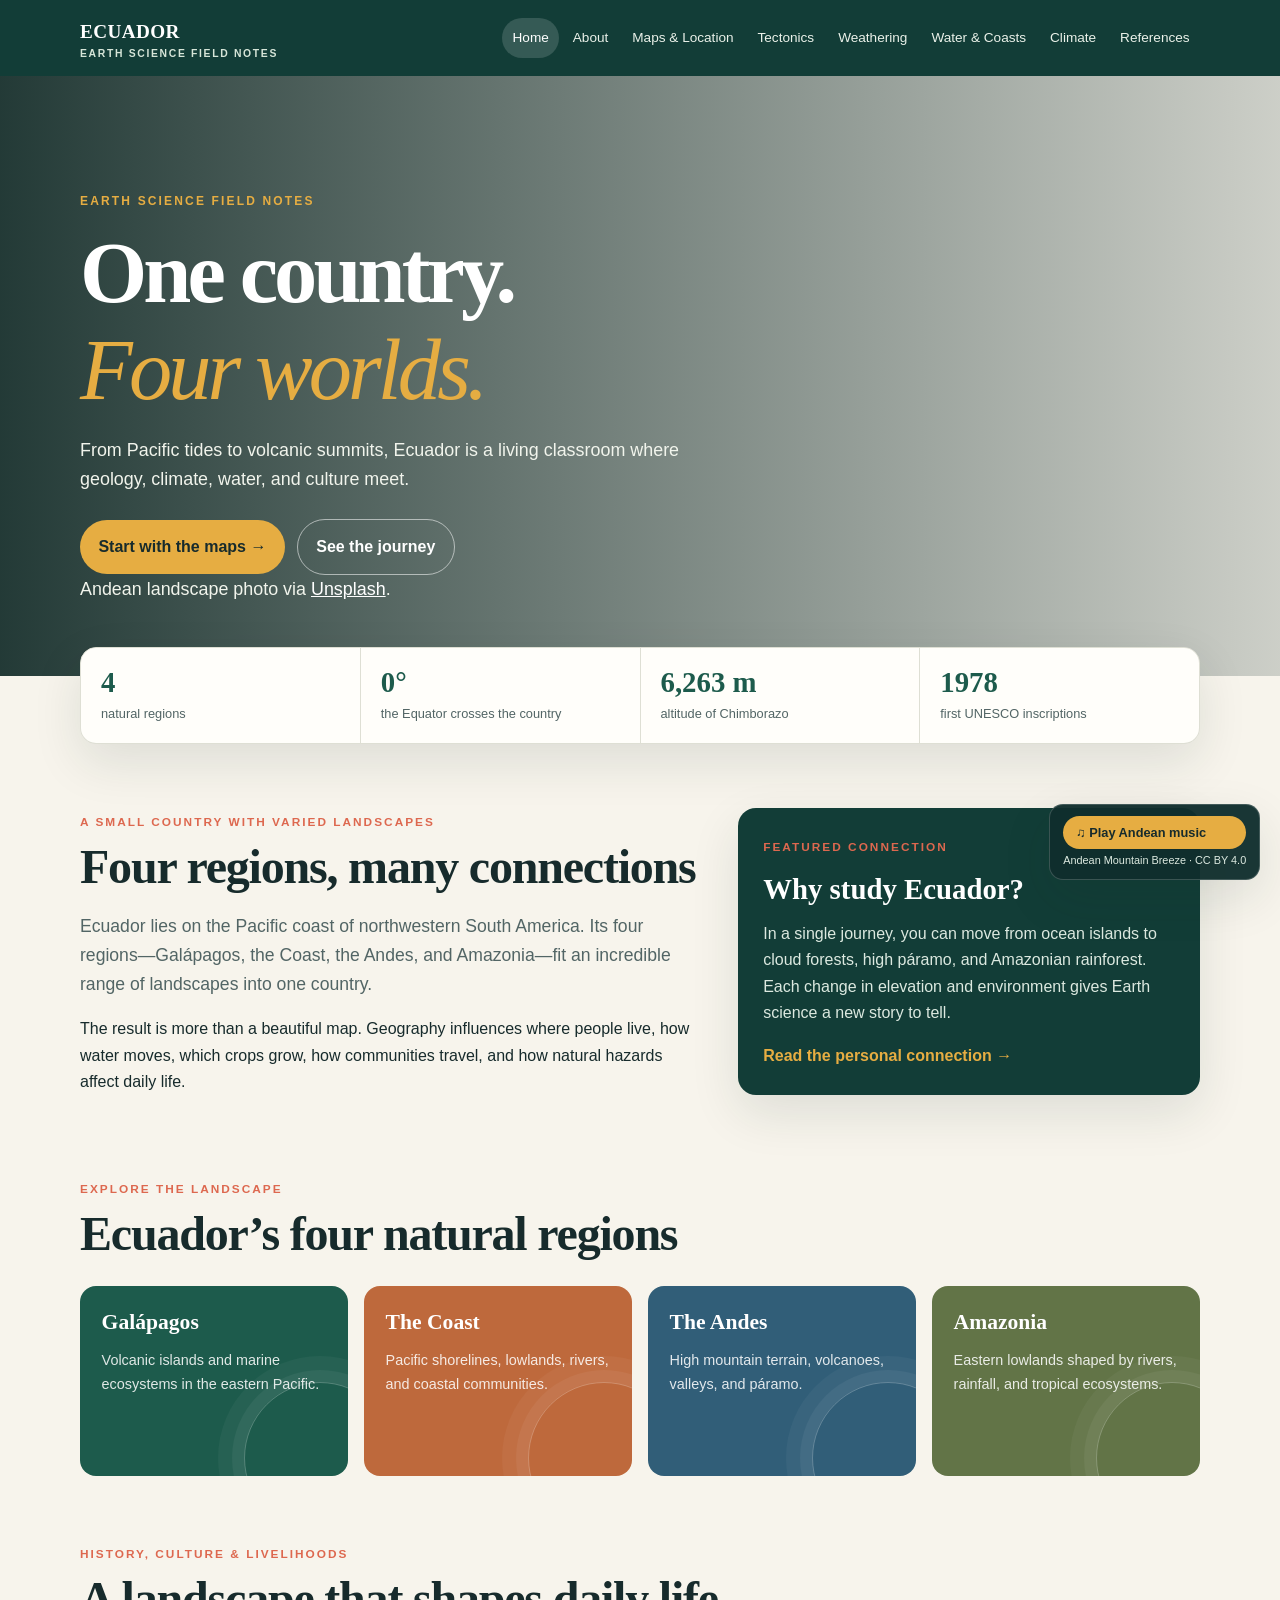
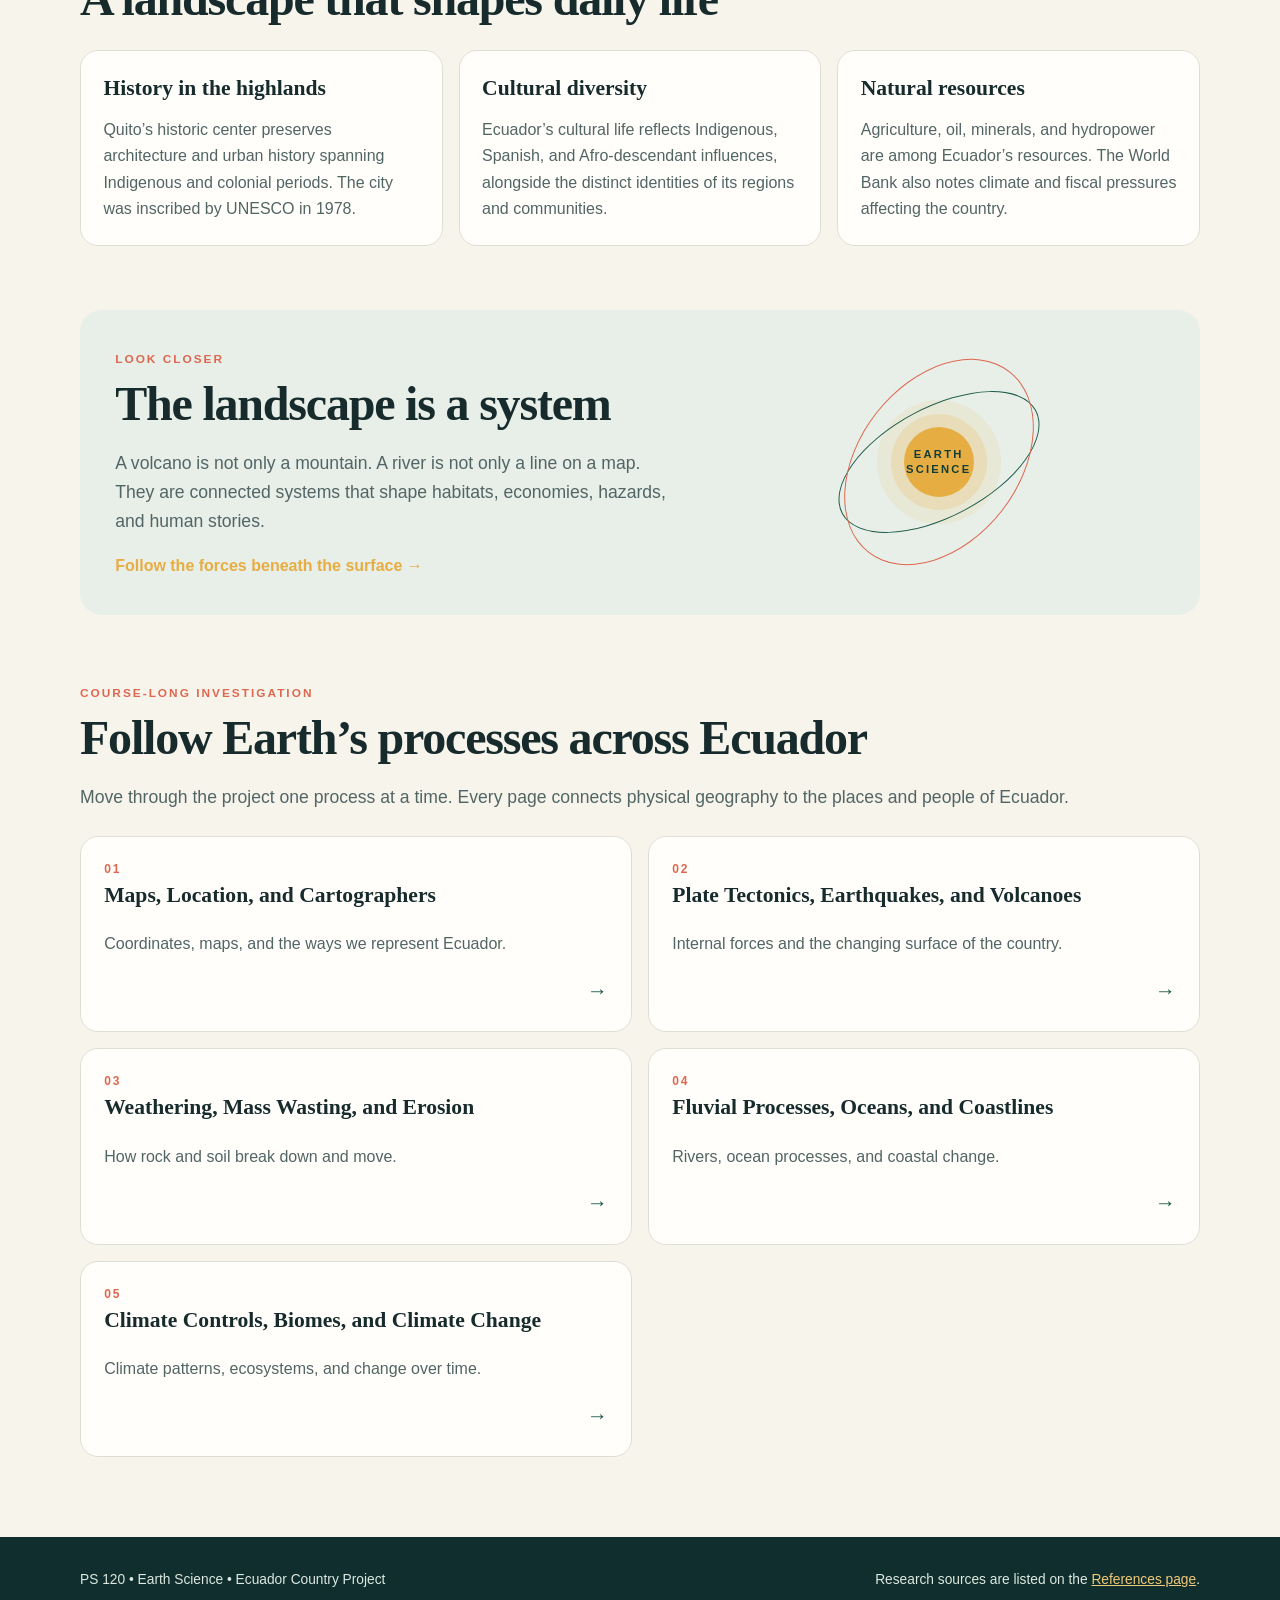
<file: index.html>
<!doctype html>
<html lang="en">
<head>
  <meta charset="utf-8">
  <meta name="viewport" content="width=device-width, initial-scale=1">
  <meta name="description" content="A course-long Earth Science project exploring the landscapes and geographic processes of Ecuador.">
  <title>Ecuador: A Country Shaped by Earth</title>
  <link rel="stylesheet" href="assets/css/styles.css">
</head>
<body>
  <a class="skip-link" href="#main">Skip to content</a>
  <header class="site-header"><div class="header-inner">
    <a class="brand" href="index.html">ECUADOR <small>Earth Science Field Notes</small></a>
    <button class="menu-toggle" type="button" aria-expanded="false" aria-controls="site-navigation">
      <span class="menu-icon" aria-hidden="true"><span></span><span></span><span></span></span>
      <span class="menu-label">Menu</span>
    </button>
    <nav class="nav" id="site-navigation" aria-label="Main navigation">
      <a href="index.html" aria-current="page">Home</a><a href="about.html">About</a>
      <a href="maps-location.html">Maps &amp; Location</a><a href="tectonics.html">Tectonics</a>
      <a href="weathering-erosion.html">Weathering</a><a href="water-coasts.html">Water &amp; Coasts</a>
      <a href="climate-biomes.html">Climate</a><a href="references.html">References</a>
    </nav>
  </div></header>
  <main id="main">
    <section class="hero">
      <div class="hero-content">
        <span class="eyebrow">Earth Science Field Notes</span>
        <h1>One country.<br><em>Four worlds.</em></h1>
        <p>From Pacific tides to volcanic summits, Ecuador is a living classroom where geology, climate, water, and culture meet.</p>
        <div class="hero-actions"><a class="button" href="maps-location.html">Start with the maps <span aria-hidden="true">&nbsp;→</span></a><a class="button button-ghost" href="#project-title">See the journey</a></div>
        <p class="photo-credit">Andean landscape photo via <a href="https://unsplash.com/s/photos/cotopaxi" target="_blank" rel="noreferrer">Unsplash</a>.</p>
      </div>
    </section>
    <div class="content">
      <section class="home-stats" aria-label="Ecuador at a glance">
        <div><strong>4</strong><span>natural regions</span></div>
        <div><strong>0°</strong><span>the Equator crosses the country</span></div>
        <div><strong>6,263 m</strong><span>altitude of Chimborazo</span></div>
        <div><strong>1978</strong><span>first UNESCO inscriptions</span></div>
      </section>
      <section class="intro-grid" aria-labelledby="intro-title">
        <div><span class="section-label">A small country with varied landscapes</span><h2 id="intro-title">Four regions, many connections</h2>
          <p class="lead">Ecuador lies on the Pacific coast of northwestern South America. Its four regions—Galápagos, the Coast, the Andes, and Amazonia—fit an incredible range of landscapes into one country.</p>
          <p>The result is more than a beautiful map. Geography influences where people live, how water moves, which crops grow, how communities travel, and how natural hazards affect daily life.</p>
        </div>
        <aside class="featured-card"><span class="section-label">Featured connection</span><h3>Why study Ecuador?</h3><p>In a single journey, you can move from ocean islands to cloud forests, high páramo, and Amazonian rainforest. Each change in elevation and environment gives Earth science a new story to tell.</p><a href="about.html">Read the personal connection <span aria-hidden="true">→</span></a></aside>
      </section>
      <section class="section" aria-labelledby="regions-title"><span class="section-label">Explore the landscape</span><h2 id="regions-title">Ecuador’s four natural regions</h2>
        <div class="region-grid">
          <article class="region-card"><h3>Galápagos</h3><p>Volcanic islands and marine ecosystems in the eastern Pacific.</p></article>
          <article class="region-card"><h3>The Coast</h3><p>Pacific shorelines, lowlands, rivers, and coastal communities.</p></article>
          <article class="region-card"><h3>The Andes</h3><p>High mountain terrain, volcanoes, valleys, and páramo.</p></article>
          <article class="region-card"><h3>Amazonia</h3><p>Eastern lowlands shaped by rivers, rainfall, and tropical ecosystems.</p></article>
        </div>
      </section>
      <section class="section" aria-labelledby="context-title"><span class="section-label">History, culture &amp; livelihoods</span><h2 id="context-title">A landscape that shapes daily life</h2>
        <div class="facts-grid">
          <article class="info-card"><h3>History in the highlands</h3><p>Quito’s historic center preserves architecture and urban history spanning Indigenous and colonial periods. The city was inscribed by UNESCO in 1978.</p></article>
          <article class="info-card"><h3>Cultural diversity</h3><p>Ecuador’s cultural life reflects Indigenous, Spanish, and Afro-descendant influences, alongside the distinct identities of its regions and communities.</p></article>
          <article class="info-card"><h3>Natural resources</h3><p>Agriculture, oil, minerals, and hydropower are among Ecuador’s resources. The World Bank also notes climate and fiscal pressures affecting the country.</p></article>
        </div>
      </section>
      <section class="section callout-section" aria-labelledby="lens-title">
        <div class="callout-copy"><span class="section-label">Look closer</span><h2 id="lens-title">The landscape is a system</h2><p class="lead">A volcano is not only a mountain. A river is not only a line on a map. They are connected systems that shape habitats, economies, hazards, and human stories.</p><a class="text-link" href="tectonics.html">Follow the forces beneath the surface <span aria-hidden="true">→</span></a></div>
        <div class="orbit-art" aria-hidden="true"><span class="orbit orbit-one"></span><span class="orbit orbit-two"></span><span class="orbit-dot"></span><span class="orbit-label">EARTH<br>SCIENCE</span></div>
      </section>
      <section class="section" aria-labelledby="project-title"><span class="section-label">Course-long investigation</span><h2 id="project-title">Follow Earth’s processes across Ecuador</h2>
        <p class="lead">Move through the project one process at a time. Every page connects physical geography to the places and people of Ecuador.</p>
        <div class="process-grid">
          <a class="process-card" href="maps-location.html"><span class="number">01</span><h3>Maps, Location, and Cartographers</h3><p>Coordinates, maps, and the ways we represent Ecuador.</p><span class="arrow" aria-hidden="true">→</span></a>
          <a class="process-card" href="tectonics.html"><span class="number">02</span><h3>Plate Tectonics, Earthquakes, and Volcanoes</h3><p>Internal forces and the changing surface of the country.</p><span class="arrow" aria-hidden="true">→</span></a>
          <a class="process-card" href="weathering-erosion.html"><span class="number">03</span><h3>Weathering, Mass Wasting, and Erosion</h3><p>How rock and soil break down and move.</p><span class="arrow" aria-hidden="true">→</span></a>
          <a class="process-card" href="water-coasts.html"><span class="number">04</span><h3>Fluvial Processes, Oceans, and Coastlines</h3><p>Rivers, ocean processes, and coastal change.</p><span class="arrow" aria-hidden="true">→</span></a>
          <a class="process-card" href="climate-biomes.html"><span class="number">05</span><h3>Climate Controls, Biomes, and Climate Change</h3><p>Climate patterns, ecosystems, and change over time.</p><span class="arrow" aria-hidden="true">→</span></a>
        </div>
      </section>
    </div>
  </main>
  <footer class="site-footer"><div class="footer-inner"><p>PS 120 • Earth Science • Ecuador Country Project</p><p>Research sources are listed on the <a href="references.html">References page</a>.</p></div></footer>
  <script src="assets/js/navigation.js"></script>
</body>
</html>
</file>
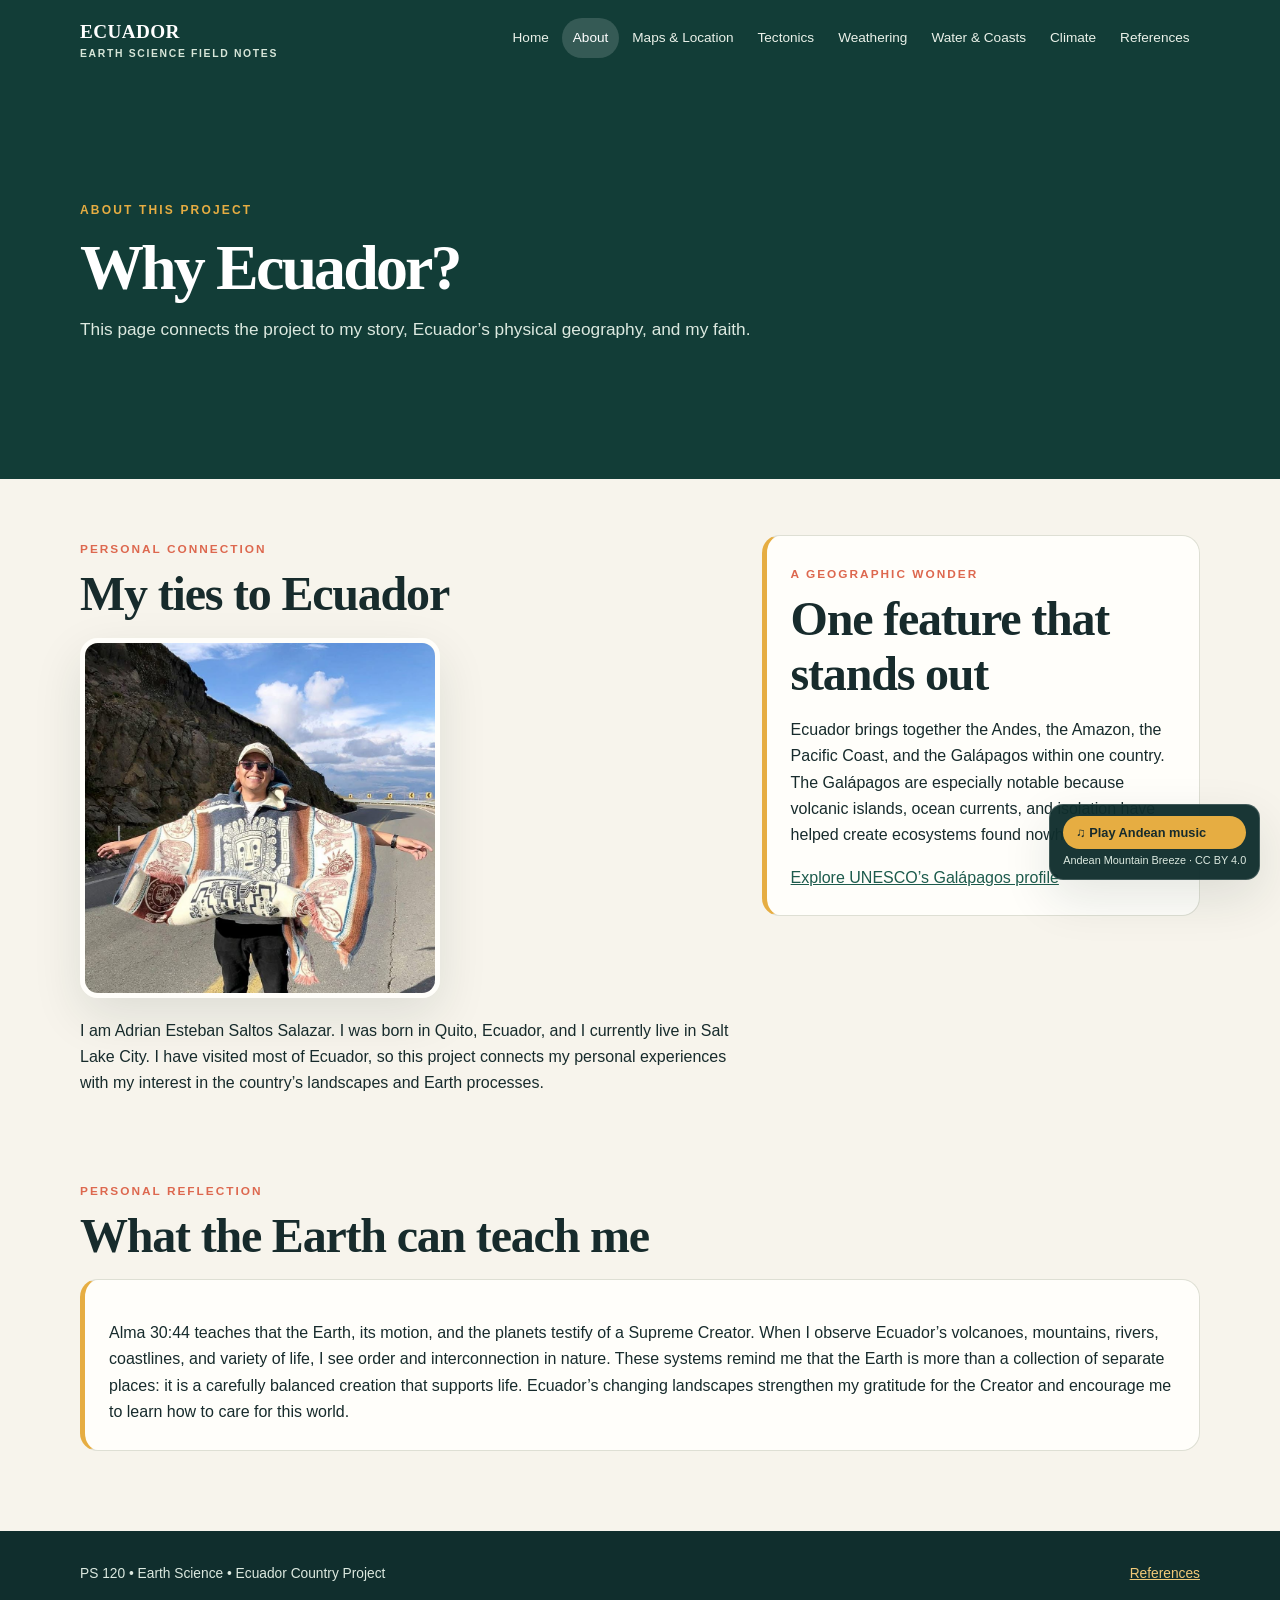
<file: about.html>
<!doctype html>
<html lang="en"><head><meta charset="utf-8"><meta name="viewport" content="width=device-width, initial-scale=1"><meta name="description" content="About the student and the Ecuador Earth Science project."><title>About | Ecuador Earth Science</title><link rel="stylesheet" href="assets/css/styles.css"></head>
<body><a class="skip-link" href="#main">Skip to content</a><header class="site-header"><div class="header-inner"><a class="brand" href="index.html">ECUADOR <small>Earth Science Field Notes</small></a><button class="menu-toggle" type="button" aria-expanded="false" aria-controls="site-navigation"><span class="menu-icon" aria-hidden="true"><span></span><span></span><span></span></span><span class="menu-label">Menu</span></button><nav class="nav" id="site-navigation" aria-label="Main navigation"><a href="index.html">Home</a><a href="about.html" aria-current="page">About</a><a href="maps-location.html">Maps &amp; Location</a><a href="tectonics.html">Tectonics</a><a href="weathering-erosion.html">Weathering</a><a href="water-coasts.html">Water &amp; Coasts</a><a href="climate-biomes.html">Climate</a><a href="references.html">References</a></nav></div></header>
<main id="main"><section class="page-hero"><div class="content"><span class="eyebrow">About this project</span><h1>Why Ecuador?</h1><p>This page connects the project to my story, Ecuador’s physical geography, and my faith.</p></div></section><div class="content"><div class="two-col"><section><span class="section-label">Personal connection</span><h2>My ties to Ecuador</h2><img class="profile-photo" src="assets/images/adriansaltosfoto.jpg" alt="Adrian Esteban Saltos Salazar"><p>I am Adrian Esteban Saltos Salazar. I was born in Quito, Ecuador, and I currently live in Salt Lake City. I have visited most of Ecuador, so this project connects my personal experiences with my interest in the country’s landscapes and Earth processes.</p></section><aside class="note-card"><span class="section-label">A geographic wonder</span><h2>One feature that stands out</h2><p>Ecuador brings together the Andes, the Amazon, the Pacific Coast, and the Galápagos within one country. The Galápagos are especially notable because volcanic islands, ocean currents, and isolation have helped create ecosystems found nowhere else.</p><p><a href="https://whc.unesco.org/en/list/1/" target="_blank" rel="noreferrer">Explore UNESCO’s Galápagos profile</a></p></aside></div>
<section class="section"><span class="section-label">Personal reflection</span><h2>What the Earth can teach me</h2><div class="note-card"><p>Alma 30:44 teaches that the Earth, its motion, and the planets testify of a Supreme Creator. When I observe Ecuador’s volcanoes, mountains, rivers, coastlines, and variety of life, I see order and interconnection in nature. These systems remind me that the Earth is more than a collection of separate places: it is a carefully balanced creation that supports life. Ecuador’s changing landscapes strengthen my gratitude for the Creator and encourage me to learn how to care for this world.</p></div></section></div></main>
<footer class="site-footer"><div class="footer-inner"><p>PS 120 • Earth Science • Ecuador Country Project</p><p><a href="references.html">References</a></p></div></footer><script src="assets/js/navigation.js"></script></body></html>
</file>
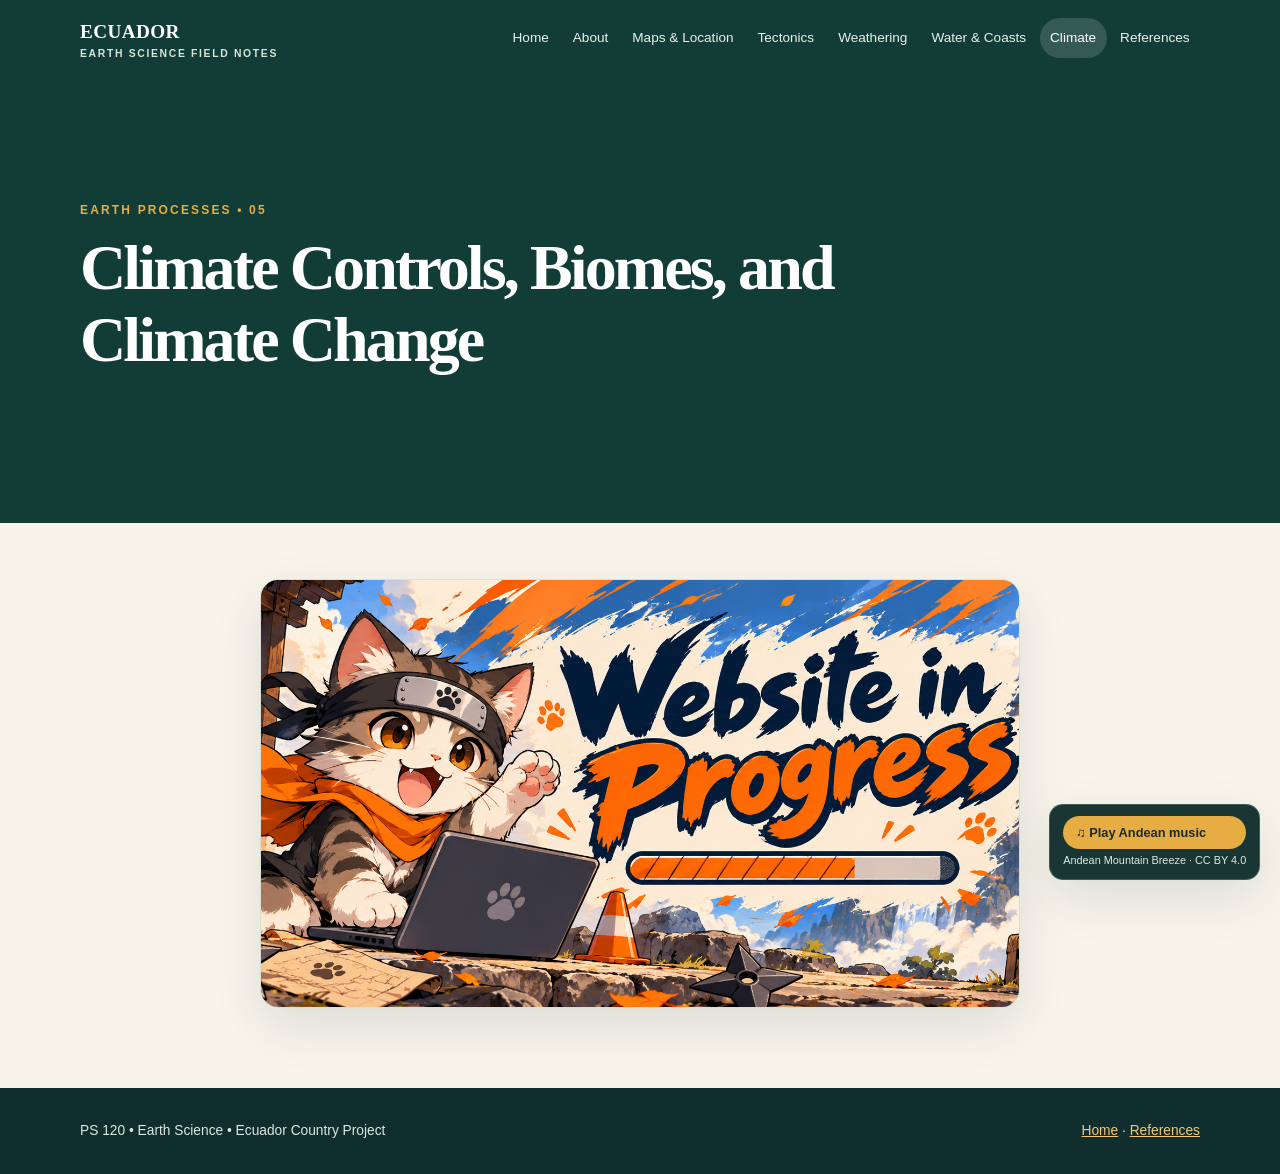
<file: climate-biomes.html>
<!doctype html>
<html lang="en"><head><meta charset="utf-8"><meta name="viewport" content="width=device-width, initial-scale=1"><meta name="description" content="Climate controls, biomes, and climate change: Ecuador Earth Science research page."><title>Climate &amp; Biomes | Ecuador Earth Science</title><link rel="stylesheet" href="assets/css/styles.css"></head>
<body><a class="skip-link" href="#main">Skip to content</a><header class="site-header"><div class="header-inner"><a class="brand" href="index.html">ECUADOR <small>Earth Science Field Notes</small></a><button class="menu-toggle" type="button" aria-expanded="false" aria-controls="site-navigation"><span class="menu-icon" aria-hidden="true"><span></span><span></span><span></span></span><span class="menu-label">Menu</span></button><nav class="nav" id="site-navigation" aria-label="Main navigation"><a href="index.html">Home</a><a href="about.html">About</a><a href="maps-location.html">Maps &amp; Location</a><a href="tectonics.html">Tectonics</a><a href="weathering-erosion.html">Weathering</a><a href="water-coasts.html">Water &amp; Coasts</a><a href="climate-biomes.html" aria-current="page">Climate</a><a href="references.html">References</a></nav></div></header>
<main id="main"><section class="page-hero"><div class="content"><span class="eyebrow">Earth processes • 05</span><h1>Climate Controls, Biomes, and Climate Change</h1></div></section><div class="content"><figure class="kitty-placeholder"><img src="assets/images/kitty-working.png" alt="A cat working on a laptop"></figure></div></main><footer class="site-footer"><div class="footer-inner"><p>PS 120 • Earth Science • Ecuador Country Project</p><p><a href="index.html">Home</a> · <a href="references.html">References</a></p></div></footer></body><script src="assets/js/navigation.js"></script></html>
</file>
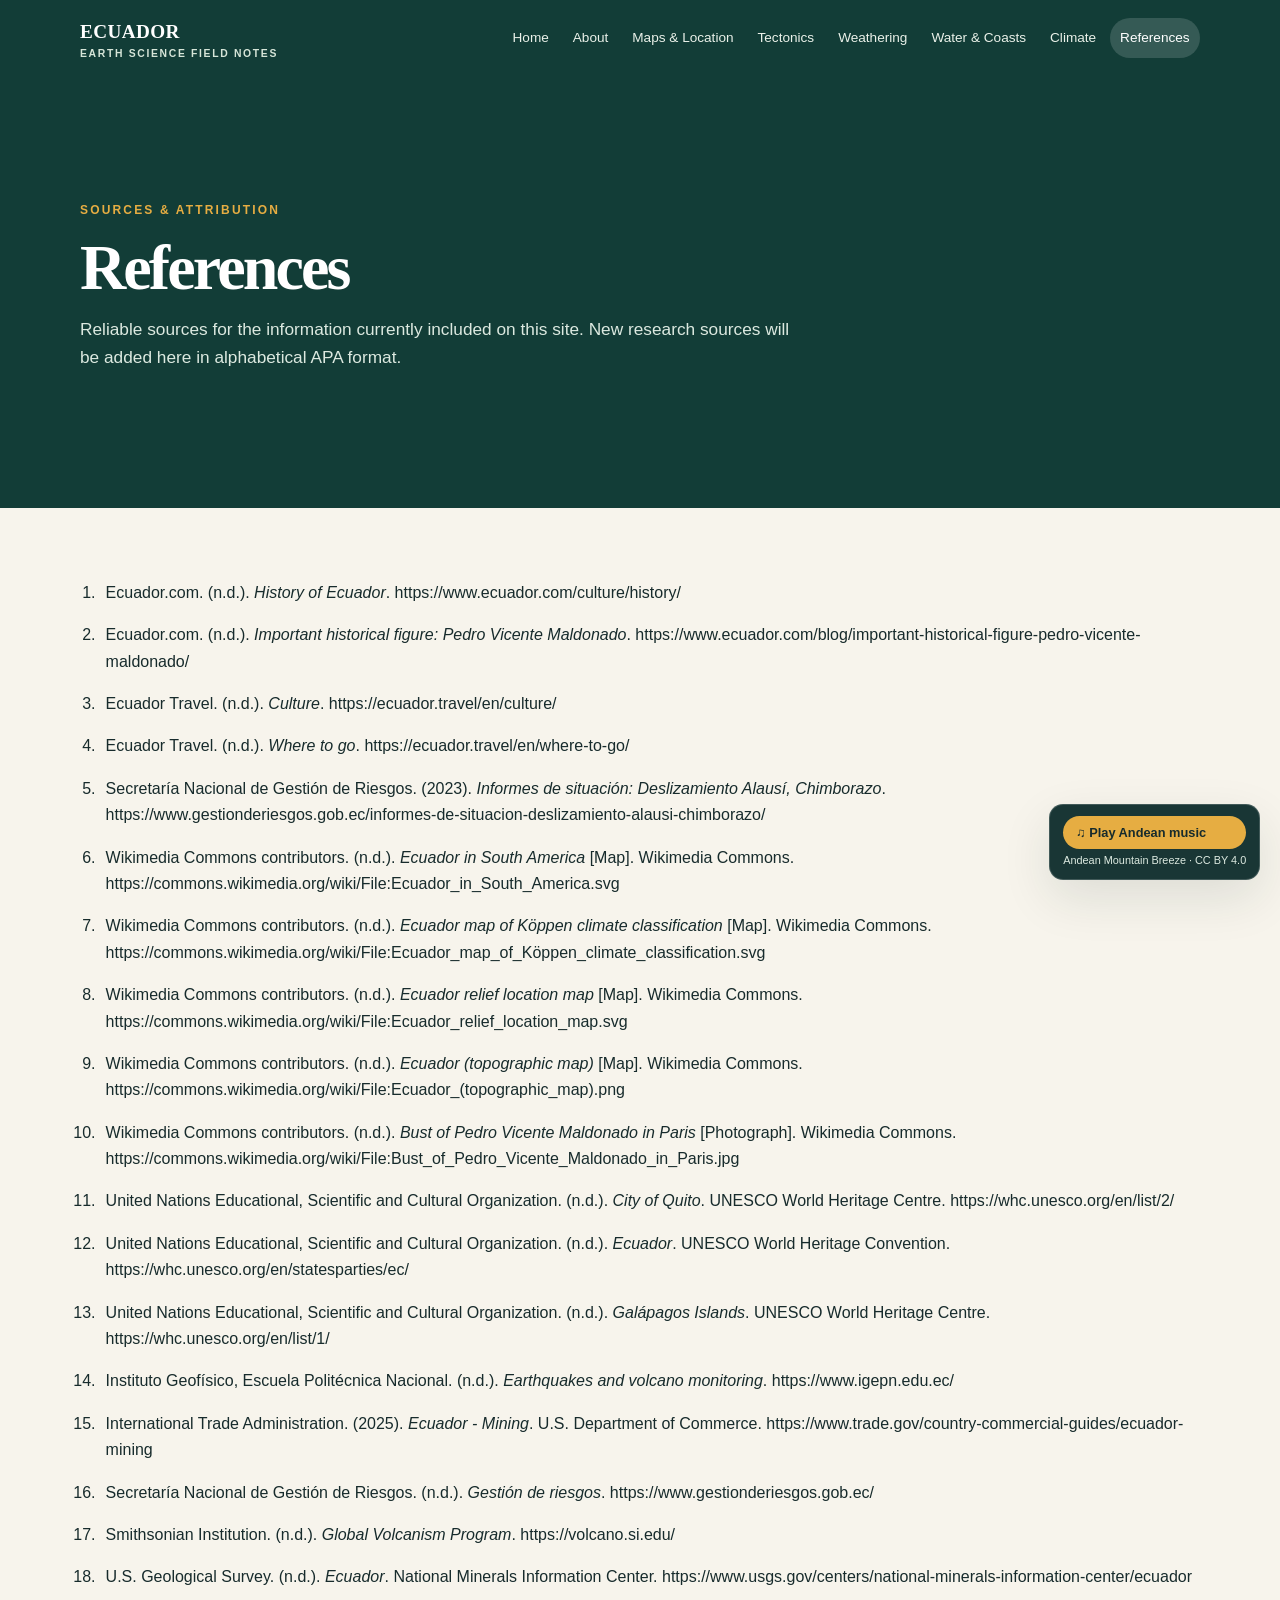
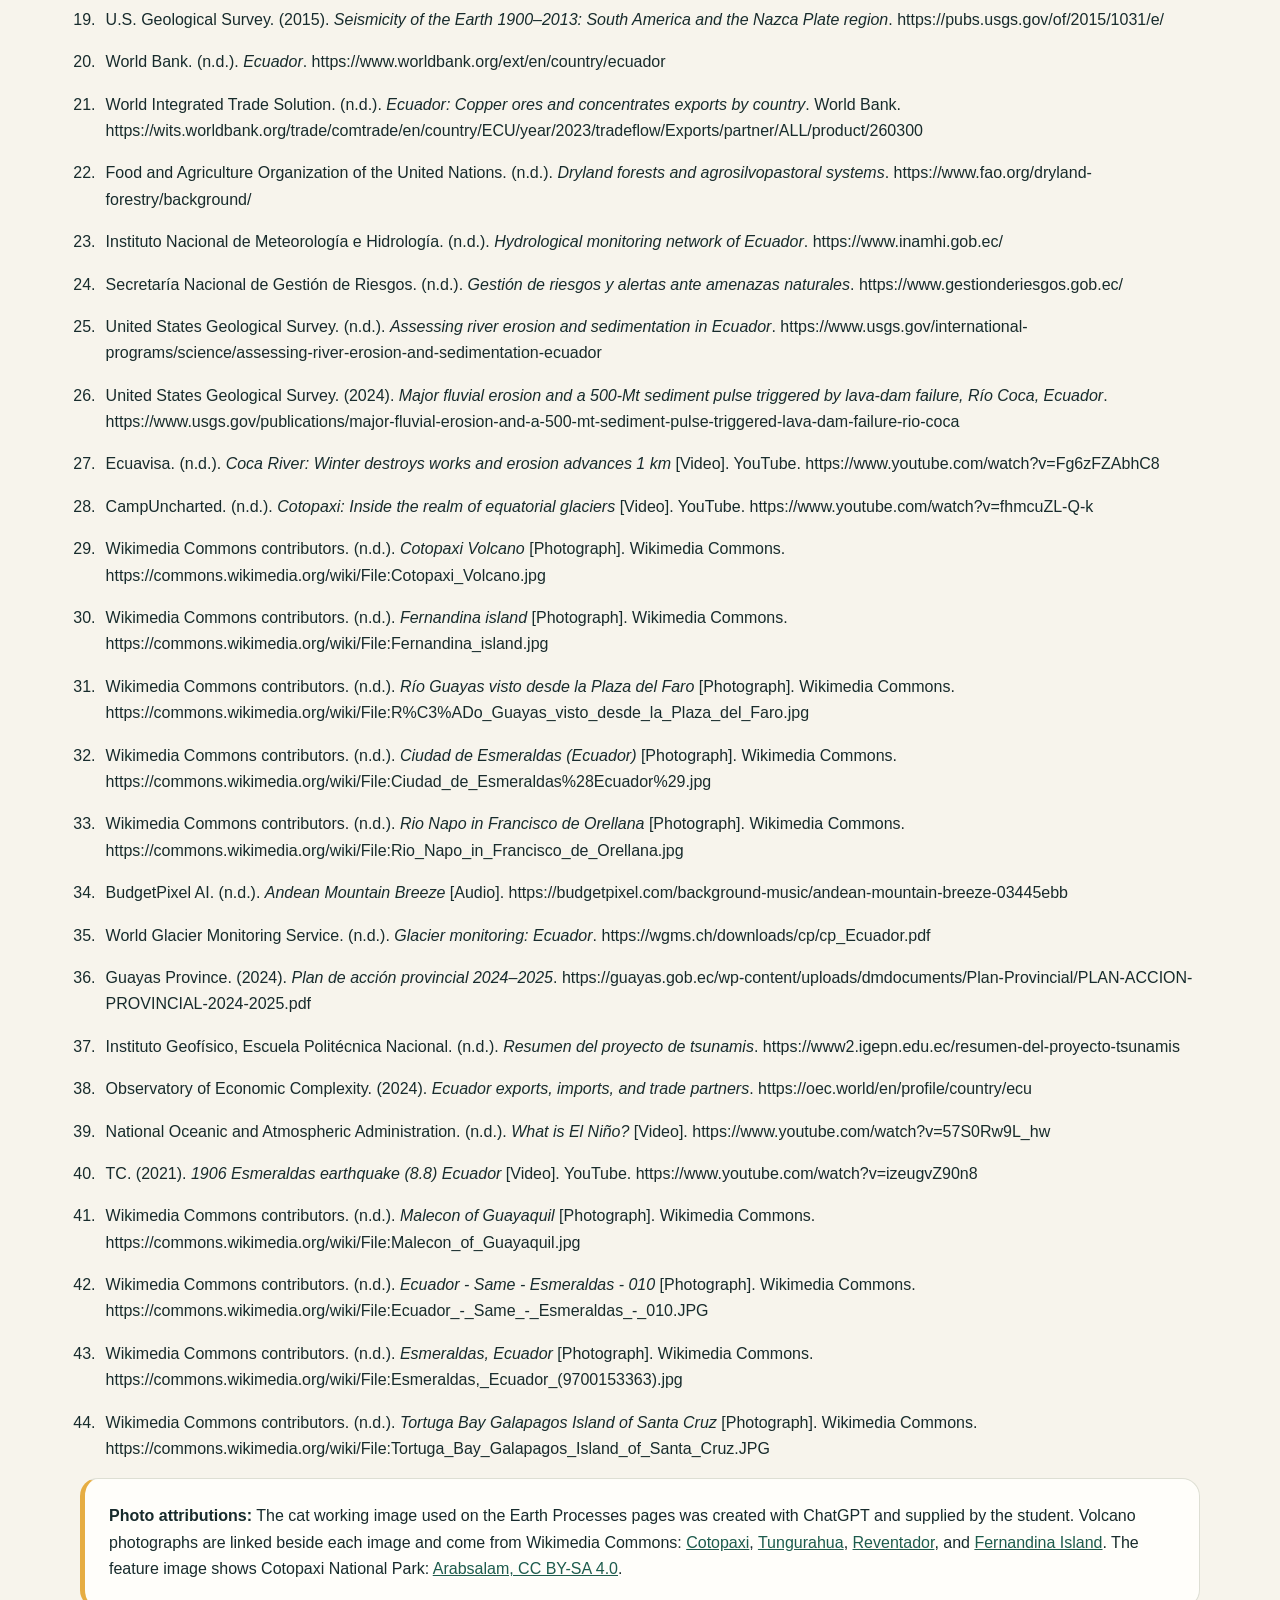
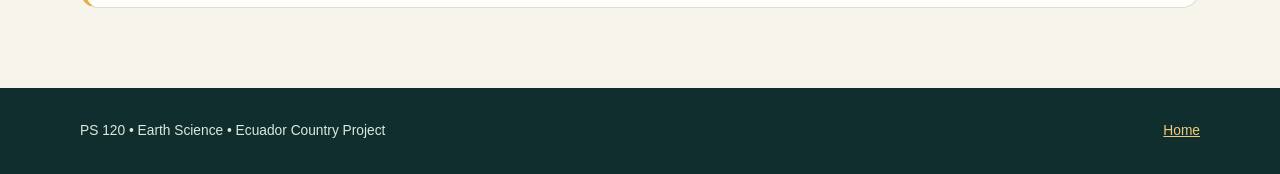
<file: references.html>
<!doctype html>
<html lang="en"><head><meta charset="utf-8"><meta name="viewport" content="width=device-width, initial-scale=1"><meta name="description" content="APA references for the Ecuador Earth Science project."><title>References | Ecuador Earth Science</title><link rel="stylesheet" href="assets/css/styles.css"></head>
<body><a class="skip-link" href="#main">Skip to content</a><header class="site-header"><div class="header-inner"><a class="brand" href="index.html">ECUADOR <small>Earth Science Field Notes</small></a><button class="menu-toggle" type="button" aria-expanded="false" aria-controls="site-navigation"><span class="menu-icon" aria-hidden="true"><span></span><span></span><span></span></span><span class="menu-label">Menu</span></button><nav class="nav" id="site-navigation" aria-label="Main navigation"><a href="index.html">Home</a><a href="about.html">About</a><a href="maps-location.html">Maps &amp; Location</a><a href="tectonics.html">Tectonics</a><a href="weathering-erosion.html">Weathering</a><a href="water-coasts.html">Water &amp; Coasts</a><a href="climate-biomes.html">Climate</a><a href="references.html" aria-current="page">References</a></nav></div></header>
<main id="main"><section class="page-hero"><div class="content"><span class="eyebrow">Sources &amp; attribution</span><h1>References</h1><p>Reliable sources for the information currently included on this site. New research sources will be added here in alphabetical APA format.</p></div></section><div class="content"><ol class="references">
<li>Ecuador.com. (n.d.). <em>History of Ecuador</em>. https://www.ecuador.com/culture/history/</li>
<li>Ecuador.com. (n.d.). <em>Important historical figure: Pedro Vicente Maldonado</em>. https://www.ecuador.com/blog/important-historical-figure-pedro-vicente-maldonado/</li>
<li>Ecuador Travel. (n.d.). <em>Culture</em>. https://ecuador.travel/en/culture/</li>
<li>Ecuador Travel. (n.d.). <em>Where to go</em>. https://ecuador.travel/en/where-to-go/</li>
<li>Secretaría Nacional de Gestión de Riesgos. (2023). <em>Informes de situación: Deslizamiento Alausí, Chimborazo</em>. https://www.gestionderiesgos.gob.ec/informes-de-situacion-deslizamiento-alausi-chimborazo/</li>
<li>Wikimedia Commons contributors. (n.d.). <em>Ecuador in South America</em> [Map]. Wikimedia Commons. https://commons.wikimedia.org/wiki/File:Ecuador_in_South_America.svg</li>
<li>Wikimedia Commons contributors. (n.d.). <em>Ecuador map of Köppen climate classification</em> [Map]. Wikimedia Commons. https://commons.wikimedia.org/wiki/File:Ecuador_map_of_Köppen_climate_classification.svg</li>
<li>Wikimedia Commons contributors. (n.d.). <em>Ecuador relief location map</em> [Map]. Wikimedia Commons. https://commons.wikimedia.org/wiki/File:Ecuador_relief_location_map.svg</li>
<li>Wikimedia Commons contributors. (n.d.). <em>Ecuador (topographic map)</em> [Map]. Wikimedia Commons. https://commons.wikimedia.org/wiki/File:Ecuador_(topographic_map).png</li>
<li>Wikimedia Commons contributors. (n.d.). <em>Bust of Pedro Vicente Maldonado in Paris</em> [Photograph]. Wikimedia Commons. https://commons.wikimedia.org/wiki/File:Bust_of_Pedro_Vicente_Maldonado_in_Paris.jpg</li>
<li>United Nations Educational, Scientific and Cultural Organization. (n.d.). <em>City of Quito</em>. UNESCO World Heritage Centre. https://whc.unesco.org/en/list/2/</li>
<li>United Nations Educational, Scientific and Cultural Organization. (n.d.). <em>Ecuador</em>. UNESCO World Heritage Convention. https://whc.unesco.org/en/statesparties/ec/</li>
<li>United Nations Educational, Scientific and Cultural Organization. (n.d.). <em>Galápagos Islands</em>. UNESCO World Heritage Centre. https://whc.unesco.org/en/list/1/</li>
<li>Instituto Geofísico, Escuela Politécnica Nacional. (n.d.). <em>Earthquakes and volcano monitoring</em>. https://www.igepn.edu.ec/</li>
<li>International Trade Administration. (2025). <em>Ecuador - Mining</em>. U.S. Department of Commerce. https://www.trade.gov/country-commercial-guides/ecuador-mining</li>
<li>Secretaría Nacional de Gestión de Riesgos. (n.d.). <em>Gestión de riesgos</em>. https://www.gestionderiesgos.gob.ec/</li>
<li>Smithsonian Institution. (n.d.). <em>Global Volcanism Program</em>. https://volcano.si.edu/</li>
<li>U.S. Geological Survey. (n.d.). <em>Ecuador</em>. National Minerals Information Center. https://www.usgs.gov/centers/national-minerals-information-center/ecuador</li>
<li>U.S. Geological Survey. (2015). <em>Seismicity of the Earth 1900–2013: South America and the Nazca Plate region</em>. https://pubs.usgs.gov/of/2015/1031/e/</li>
<li>World Bank. (n.d.). <em>Ecuador</em>. https://www.worldbank.org/ext/en/country/ecuador</li>
<li>World Integrated Trade Solution. (n.d.). <em>Ecuador: Copper ores and concentrates exports by country</em>. World Bank. https://wits.worldbank.org/trade/comtrade/en/country/ECU/year/2023/tradeflow/Exports/partner/ALL/product/260300</li>
<li>Food and Agriculture Organization of the United Nations. (n.d.). <em>Dryland forests and agrosilvopastoral systems</em>. https://www.fao.org/dryland-forestry/background/</li>
<li>Instituto Nacional de Meteorología e Hidrología. (n.d.). <em>Hydrological monitoring network of Ecuador</em>. https://www.inamhi.gob.ec/</li>
<li>Secretaría Nacional de Gestión de Riesgos. (n.d.). <em>Gestión de riesgos y alertas ante amenazas naturales</em>. https://www.gestionderiesgos.gob.ec/</li>
<li>United States Geological Survey. (n.d.). <em>Assessing river erosion and sedimentation in Ecuador</em>. https://www.usgs.gov/international-programs/science/assessing-river-erosion-and-sedimentation-ecuador</li>
<li>United States Geological Survey. (2024). <em>Major fluvial erosion and a 500-Mt sediment pulse triggered by lava-dam failure, Río Coca, Ecuador</em>. https://www.usgs.gov/publications/major-fluvial-erosion-and-a-500-mt-sediment-pulse-triggered-lava-dam-failure-rio-coca</li>
<li>Ecuavisa. (n.d.). <em>Coca River: Winter destroys works and erosion advances 1 km</em> [Video]. YouTube. https://www.youtube.com/watch?v=Fg6zFZAbhC8</li>
<li>CampUncharted. (n.d.). <em>Cotopaxi: Inside the realm of equatorial glaciers</em> [Video]. YouTube. https://www.youtube.com/watch?v=fhmcuZL-Q-k</li>
<li>Wikimedia Commons contributors. (n.d.). <em>Cotopaxi Volcano</em> [Photograph]. Wikimedia Commons. https://commons.wikimedia.org/wiki/File:Cotopaxi_Volcano.jpg</li>
<li>Wikimedia Commons contributors. (n.d.). <em>Fernandina island</em> [Photograph]. Wikimedia Commons. https://commons.wikimedia.org/wiki/File:Fernandina_island.jpg</li>
<li>Wikimedia Commons contributors. (n.d.). <em>Río Guayas visto desde la Plaza del Faro</em> [Photograph]. Wikimedia Commons. https://commons.wikimedia.org/wiki/File:R%C3%ADo_Guayas_visto_desde_la_Plaza_del_Faro.jpg</li>
<li>Wikimedia Commons contributors. (n.d.). <em>Ciudad de Esmeraldas (Ecuador)</em> [Photograph]. Wikimedia Commons. https://commons.wikimedia.org/wiki/File:Ciudad_de_Esmeraldas%28Ecuador%29.jpg</li>
<li>Wikimedia Commons contributors. (n.d.). <em>Rio Napo in Francisco de Orellana</em> [Photograph]. Wikimedia Commons. https://commons.wikimedia.org/wiki/File:Rio_Napo_in_Francisco_de_Orellana.jpg</li>
<li>BudgetPixel AI. (n.d.). <em>Andean Mountain Breeze</em> [Audio]. https://budgetpixel.com/background-music/andean-mountain-breeze-03445ebb</li>
<li>World Glacier Monitoring Service. (n.d.). <em>Glacier monitoring: Ecuador</em>. https://wgms.ch/downloads/cp/cp_Ecuador.pdf</li>
<li>Guayas Province. (2024). <em>Plan de acción provincial 2024–2025</em>. https://guayas.gob.ec/wp-content/uploads/dmdocuments/Plan-Provincial/PLAN-ACCION-PROVINCIAL-2024-2025.pdf</li>
<li>Instituto Geofísico, Escuela Politécnica Nacional. (n.d.). <em>Resumen del proyecto de tsunamis</em>. https://www2.igepn.edu.ec/resumen-del-proyecto-tsunamis</li>
<li>Observatory of Economic Complexity. (2024). <em>Ecuador exports, imports, and trade partners</em>. https://oec.world/en/profile/country/ecu</li>
<li>National Oceanic and Atmospheric Administration. (n.d.). <em>What is El Niño?</em> [Video]. https://www.youtube.com/watch?v=57S0Rw9L_hw</li>
<li>TC. (2021). <em>1906 Esmeraldas earthquake (8.8) Ecuador</em> [Video]. YouTube. https://www.youtube.com/watch?v=izeugvZ90n8</li>
<li>Wikimedia Commons contributors. (n.d.). <em>Malecon of Guayaquil</em> [Photograph]. Wikimedia Commons. https://commons.wikimedia.org/wiki/File:Malecon_of_Guayaquil.jpg</li>
<li>Wikimedia Commons contributors. (n.d.). <em>Ecuador - Same - Esmeraldas - 010</em> [Photograph]. Wikimedia Commons. https://commons.wikimedia.org/wiki/File:Ecuador_-_Same_-_Esmeraldas_-_010.JPG</li>
<li>Wikimedia Commons contributors. (n.d.). <em>Esmeraldas, Ecuador</em> [Photograph]. Wikimedia Commons. https://commons.wikimedia.org/wiki/File:Esmeraldas,_Ecuador_(9700153363).jpg</li>
<li>Wikimedia Commons contributors. (n.d.). <em>Tortuga Bay Galapagos Island of Santa Cruz</em> [Photograph]. Wikimedia Commons. https://commons.wikimedia.org/wiki/File:Tortuga_Bay_Galapagos_Island_of_Santa_Cruz.JPG</li>
</ol><div class="note-card"><strong>Photo attributions:</strong> The cat working image used on the Earth Processes pages was created with ChatGPT and supplied by the student. Volcano photographs are linked beside each image and come from Wikimedia Commons: <a href="https://commons.wikimedia.org/wiki/File:Cotopaxi_Volcano.jpg" target="_blank" rel="noreferrer">Cotopaxi</a>, <a href="https://commons.wikimedia.org/wiki/File:Volc%C3%A1n_Tungurahua.jpg" target="_blank" rel="noreferrer">Tungurahua</a>, <a href="https://commons.wikimedia.org/wiki/File:Reventador_volcano.jpg" target="_blank" rel="noreferrer">Reventador</a>, and <a href="https://commons.wikimedia.org/wiki/File:Fernandina_island.jpg" target="_blank" rel="noreferrer">Fernandina Island</a>. The feature image shows Cotopaxi National Park: <a href="https://commons.wikimedia.org/wiki/File:Cotopaxi_Nationalpark_Ecuador105.JPG" target="_blank" rel="noreferrer">Arabsalam, CC BY-SA 4.0</a>.</div>
<!-- <div class="placeholder"><strong>Keep this page updated</strong><p>Add the source for every map, chart, image, dataset, quotation, and factual claim introduced in later sections. Alphabetize each entry by author or organization.</p></div> -->
<!-- </div> -->
</main>
<footer class="site-footer"><div class="footer-inner"><p>PS 120 • Earth Science • Ecuador Country Project</p><p><a href="index.html">Home</a></p></div></footer></body><script src="assets/js/navigation.js"></script></html>
</file>
<file: assets/css/styles.css>
:root {
  --ink: #172b2c;
  --muted: #526565;
  --paper: #f7f4ec;
  --white: #fffefa;
  --green: #1d5b4c;
  --green-dark: #123d37;
  --gold: #e6ad42;
  --coral: #dd684f;
  --line: #dedfd4;
  --shadow: 0 18px 50px rgba(16, 43, 39, .11);
}

* { box-sizing: border-box; }
html { scroll-behavior: smooth; }
img { max-width: 100%; height: auto; }
body {
  margin: 0;
  background: var(--paper);
  color: var(--ink);
  font: 16px/1.65 "Aptos", "Segoe UI", Arial, sans-serif;
  overflow-x: hidden;
}
a { color: var(--green); }
a:hover { color: var(--coral); }
.skip-link { position: absolute; left: -999px; top: 0; z-index: 10; background: white; padding: .75rem 1rem; }
.skip-link:focus { left: 1rem; top: 1rem; }
.site-header { background: var(--green-dark); color: #fff; }
.header-inner, .content, .footer-inner { width: min(1120px, calc(100% - 40px)); margin: 0 auto; }
.header-inner { display: flex; justify-content: space-between; align-items: center; gap: 1.5rem; padding: 1rem 0; }
.brand { color: white; text-decoration: none; font-family: Georgia, serif; font-size: 1.2rem; font-weight: 700; letter-spacing: .02em; white-space: nowrap; }
.brand small { display: block; color: #d6e5d8; font: 700 .65rem/1.2 "Segoe UI", sans-serif; letter-spacing: .16em; text-transform: uppercase; }
.nav { display: flex; align-items: center; justify-content: flex-end; flex-wrap: wrap; gap: .2rem; }
.nav a { color: #eaf1e9; text-decoration: none; padding: .55rem .65rem; border-radius: 999px; font-size: .85rem; }
.nav a:hover, .nav a[aria-current="page"] { background: rgba(255,255,255,.15); color: white; }
.menu-toggle { display: none; border: 1px solid rgba(255,255,255,.35); border-radius: 8px; background: transparent; color: white; cursor: pointer; padding: .5rem .65rem; }
.menu-toggle:focus-visible, .nav a:focus-visible { outline: 3px solid var(--gold); outline-offset: 3px; }
.menu-icon { display: inline-flex; flex-direction: column; gap: 4px; vertical-align: middle; }
.menu-icon span { display: block; width: 20px; height: 2px; background: currentColor; }
.menu-label { margin-left: .35rem; font-size: .8rem; font-weight: 700; vertical-align: middle; }
.hero { color: white; background: linear-gradient(90deg, rgba(12,38,35,.9), rgba(12,38,35,.18)), url("https://images.unsplash.com/photo-1638709434603-347adbdf7721?auto=format&fit=crop&w=2000&q=85") center 48%/cover; min-height: 600px; display: flex; align-items: end; }
.hero-content { width: min(1120px, calc(100% - 40px)); margin: 0 auto; padding: 5rem 0 4.5rem; }
.eyebrow { color: var(--gold); font-size: .75rem; font-weight: 800; letter-spacing: .18em; text-transform: uppercase; }
h1, h2, h3 { font-family: Georgia, "Times New Roman", serif; line-height: 1.13; }
h1 { max-width: 780px; margin: .7rem 0 1rem; font-size: clamp(2.8rem, 7vw, 5.4rem); letter-spacing: -.045em; }
h1 em { color: var(--gold); font-weight: 400; }
.hero p { max-width: 620px; margin: 0; color: #f1f4ec; font-size: 1.12rem; }
.hero-actions { display: flex; flex-wrap: wrap; gap: .75rem; align-items: center; }
.button { display: inline-flex; margin-top: 1.5rem; padding: .85rem 1.15rem; border-radius: 999px; background: var(--gold); color: var(--ink); font-weight: 800; text-decoration: none; }
.button:hover { background: white; color: var(--ink); }
.button-ghost { background: transparent; color: white; border: 1px solid rgba(255,255,255,.55); }
.button-ghost:hover { background: white; color: var(--ink); }
.content { padding: 3.5rem 0 5rem; }
.home-stats { display: grid; grid-template-columns: repeat(4, 1fr); gap: 1px; margin: -5.3rem 0 4rem; position: relative; z-index: 1; background: var(--line); border: 1px solid var(--line); border-radius: 16px; overflow: hidden; box-shadow: var(--shadow); }
.home-stats div { padding: 1.15rem 1.25rem; background: var(--white); }
.home-stats strong { display: block; color: var(--green); font: 700 1.8rem/1.1 Georgia, serif; }
.home-stats span { display: block; margin-top: .3rem; color: var(--muted); font-size: .8rem; }
.intro-grid { display: grid; grid-template-columns: 1.15fr .85fr; gap: 2rem; align-items: start; }
.section-label { color: var(--coral); font-size: .74rem; font-weight: 800; text-transform: uppercase; letter-spacing: .17em; }
h2 { margin: .35rem 0 1rem; font-size: clamp(2rem, 4vw, 3rem); letter-spacing: -.025em; }
h3 { margin: .2rem 0 .5rem; font-size: 1.35rem; }
.lead { color: var(--muted); font-size: 1.1rem; }
.stat-card, .info-card, .process-card, .note-card { background: var(--white); border: 1px solid var(--line); border-radius: 18px; box-shadow: var(--shadow); }
.stat-card { padding: 1.6rem; }
.stat-card strong { display: block; color: var(--green); font: 700 2.1rem Georgia, serif; }
.stat-card span { color: var(--muted); font-size: .92rem; }
.featured-card { padding: 1.6rem; background: var(--green-dark); color: white; border-radius: 18px; box-shadow: var(--shadow); }
.featured-card h3 { margin-top: .8rem; font-size: 1.8rem; }
.featured-card p { color: #dce9e0; }
.featured-card a, .text-link { color: var(--gold); font-weight: 800; text-decoration: none; }
.featured-card a:hover, .text-link:hover { color: white; }
.region-grid, .process-grid, .facts-grid { display: grid; grid-template-columns: repeat(4, 1fr); gap: 1rem; margin-top: 1.5rem; }
.region-card { padding: 1.35rem; min-height: 190px; background: var(--green); color: white; border-radius: 16px; position: relative; overflow: hidden; }
.region-card:nth-child(2) { background: #be693c; }
.region-card:nth-child(3) { background: #315e78; }
.region-card:nth-child(4) { background: #627447; }
.region-card::after { content: ""; position: absolute; width: 150px; height: 150px; right: -48px; bottom: -58px; border: 1px solid rgba(255,255,255,.25); border-radius: 50%; box-shadow: 0 0 0 12px rgba(255,255,255,.05), 0 0 0 26px rgba(255,255,255,.04); }
.region-card p { position: relative; z-index: 1; color: rgba(255,255,255,.86); font-size: .9rem; }
.region-card h3 { position: relative; z-index: 1; }
.section { margin-top: 4rem; }
.callout-section { display: grid; grid-template-columns: 1fr .8fr; align-items: center; gap: 2rem; padding: 2.2rem; background: #e8eee8; border-radius: 22px; overflow: hidden; }
.callout-copy h2 { max-width: 520px; }
.callout-copy p { max-width: 600px; }
.orbit-art { min-height: 230px; position: relative; display: grid; place-items: center; }
.orbit { position: absolute; width: 220px; height: 110px; border: 1px solid var(--green); border-radius: 50%; transform: rotate(-28deg); }
.orbit-two { width: 160px; height: 230px; transform: rotate(38deg); border-color: var(--coral); }
.orbit-dot { width: 70px; height: 70px; border-radius: 50%; background: var(--gold); box-shadow: 0 0 0 13px rgba(230,173,66,.2), 0 0 0 27px rgba(230,173,66,.1); }
.orbit-label { position: absolute; color: var(--green-dark); font-size: .7rem; font-weight: 800; letter-spacing: .2em; line-height: 1.4; text-align: center; }
.facts-grid { grid-template-columns: repeat(3, 1fr); }
.info-card { padding: 1.4rem; box-shadow: none; }
.info-card p, .process-card p { margin-bottom: 0; color: var(--muted); }
.river-card { overflow: hidden; padding: 0; }
.river-card img { display: block; width: 100%; height: 170px; object-fit: cover; }
.river-card h3, .river-card p, .river-card small { display: block; margin-left: 1.4rem; margin-right: 1.4rem; }
.river-card h3 { margin-top: 1.1rem; }
.river-card p { margin-bottom: .8rem; }
.river-card small { padding-bottom: 1.2rem; color: var(--muted); font-size: .78rem; }
.river-card small a { font-weight: 700; }
.volcano-card { overflow: hidden; padding: 0; }
.volcano-card img { display: block; width: 100%; height: 190px; object-fit: cover; }
.volcano-card h3, .volcano-card p, .volcano-card small { display: block; margin-left: 1.4rem; margin-right: 1.4rem; }
.volcano-card h3 { margin-top: 1.15rem; }
.volcano-card p { margin-bottom: .85rem; }
.volcano-card small { padding-bottom: 1.25rem; color: var(--muted); font-size: .75rem; }
.volcano-card small a { color: var(--green); }
.process-grid { grid-template-columns: repeat(2, 1fr); }
.process-card { display: flex; flex-direction: column; padding: 1.45rem; box-shadow: none; text-decoration: none; color: inherit; transition: transform .18s, box-shadow .18s; }
.process-card:hover { transform: translateY(-3px); box-shadow: var(--shadow); color: inherit; }
.process-card .number { color: var(--coral); font-size: .75rem; font-weight: 800; letter-spacing: .16em; }
.process-card .arrow { align-self: flex-end; margin-top: 1rem; color: var(--green); font-size: 1.3rem; }
.page-hero { background: var(--green-dark); color: white; padding: 4rem 0 3.5rem; }
.page-hero h1 { margin: .6rem 0 .65rem; font-size: clamp(2.4rem, 5vw, 4.1rem); }
.page-hero p { max-width: 720px; margin: 0; color: #dce9e0; font-size: 1.08rem; }
.two-col { display: grid; grid-template-columns: 1.2fr .8fr; gap: 1.5rem; align-items: start; }
.profile-photo { display: block; width: min(100%, 360px); aspect-ratio: 1 / 1; object-fit: cover; margin: 0 0 1.25rem; border: 5px solid var(--white); border-radius: 18px; box-shadow: var(--shadow); }
.note-card { padding: 1.5rem; border-left: 5px solid var(--gold); box-shadow: none; }
.note-card p:last-child { margin-bottom: 0; }
.placeholder { margin-top: 1.25rem; border: 1px dashed #9ba99b; background: #eef1e8; border-radius: 14px; padding: 1.4rem; color: var(--muted); }
.placeholder strong { color: var(--green-dark); }
.placeholder ul { margin-bottom: 0; }
.kitty-placeholder { max-width: 760px; margin: 0 auto; overflow: hidden; background: var(--white); border: 1px solid var(--line); border-radius: 18px; box-shadow: var(--shadow); }
.kitty-placeholder img { display: block; width: 100%; aspect-ratio: 16 / 9; object-fit: cover; }
.kitty-placeholder figcaption { padding: 1rem 1.25rem; color: var(--muted); text-align: center; }
.map-grid { display: grid; grid-template-columns: repeat(2, 1fr); gap: 1.25rem; margin-top: 1.5rem; }
.map-card, .portrait-card { margin: 0; overflow: hidden; background: var(--white); border: 1px solid var(--line); border-radius: 16px; }
.map-card img { display: block; width: 100%; height: 260px; object-fit: contain; background: #e8eee8; }
.map-card figcaption, .portrait-card figcaption { padding: 1rem 1.1rem; color: var(--muted); font-size: .9rem; }
.map-card figcaption strong { color: var(--ink); }
.map-card-wide { grid-column: 1 / -1; }
.history-map { display: block; width: 100%; height: 260px; }
.map-note { margin: 1.5rem 0 0; padding: 1rem 1.2rem; background: #eef1e8; border-left: 4px solid var(--gold); color: var(--muted); }
.cartographer { align-items: center; }
.portrait-card img { display: block; width: 100%; height: 280px; object-fit: cover; }
.references { padding-left: 1.25rem; }
.references li { margin: 0 0 1rem; padding-left: .35rem; }
.photo-credit { color: #eaf1e9; font-size: .8rem; margin-top: 1rem; }
.photo-credit a { color: white; }
.site-footer { background: #102e2d; color: #dce9e0; padding: 2rem 0; }
.footer-inner { display: flex; justify-content: space-between; gap: 1.5rem; flex-wrap: wrap; font-size: .86rem; }
.site-footer a { color: #f1c978; }
.site-footer p { margin: 0; }
.muted { color: var(--muted); }
.timeline { border-left: 3px solid var(--gold); padding-left: 1.25rem; }
.timeline-item { position: relative; margin: 0 0 1.35rem; }
.timeline-item:last-child { margin-bottom: 0; }
.timeline-item::before { content: ""; position: absolute; width: 10px; height: 10px; background: var(--coral); border: 3px solid var(--paper); border-radius: 50%; left: -1.65rem; top: .35rem; }
.timeline-item strong { color: var(--green); font-family: Georgia, serif; font-size: 1.15rem; }
.timeline-item p { margin: .25rem 0 0; color: var(--muted); }
.chart-card { padding: 1.35rem; background: var(--white); border: 1px solid var(--line); border-radius: 18px; }
.bar-row { display: grid; grid-template-columns: 58px 1fr 54px; gap: .55rem; align-items: center; margin: .85rem 0; color: var(--muted); font-size: .85rem; }
.bar { height: 12px; background: #e8eee8; border-radius: 99px; overflow: hidden; }
.bar i { display: block; height: 100%; background: var(--coral); border-radius: inherit; }
.bar-row strong { color: var(--green); font-size: .75rem; }
.chart-note { margin: 1rem 0 0; color: var(--muted); font-size: .8rem; }
.chart-card .bar-row { grid-template-columns: 78px 1fr 54px; }
.image-feature { margin: 2rem 0 0; overflow: hidden; background: var(--white); border: 1px solid var(--line); border-radius: 18px; box-shadow: var(--shadow); }
.image-feature img { display: block; width: 100%; height: 360px; object-fit: cover; }
.image-feature figcaption { padding: .8rem 1rem; color: var(--muted); font-size: .85rem; }
.photo-grid { display: grid; grid-template-columns: repeat(3, 1fr); gap: 1rem; margin-top: 1.5rem; }
.photo-card { margin: 0; overflow: hidden; background: var(--white); border: 1px solid var(--line); border-radius: 18px; box-shadow: var(--shadow); }
.photo-card a:first-child { display: block; overflow: hidden; background: #dce9e0; }
.photo-card img { display: block; width: 100%; height: 220px; object-fit: cover; transition: transform .35s ease, filter .35s ease; }
.photo-card:hover img { transform: scale(1.05); filter: saturate(1.12); }
.photo-card figcaption { display: block; padding: 1rem 1.1rem 1.15rem; }
.photo-card figcaption strong, .photo-card figcaption span { display: block; }
.photo-card figcaption strong { color: var(--ink); font-family: Georgia, serif; font-size: 1.15rem; }
.photo-card figcaption span { margin-top: .35rem; color: var(--muted); font-size: .85rem; line-height: 1.5; }
.photo-card figcaption span a:first-child { display: inline; overflow: visible; background: transparent; font-weight: 700; white-space: nowrap; }
.video-card { display: flex; justify-content: space-between; align-items: center; gap: 1.5rem; margin-top: 1.5rem; padding: 1.5rem; background: var(--green-dark); color: white; border-radius: 18px; }
.video-card h3 { margin: .25rem 0 .4rem; }
.video-card p:not(.section-label) { margin: 0; color: #dce9e0; }
.video-card .button { flex: 0 0 auto; margin: 0; }
.video-grid { display: grid; grid-template-columns: repeat(2, 1fr); gap: 1rem; margin-top: 1.5rem; }
.video-embed { overflow: hidden; background: var(--white); border: 1px solid var(--line); border-radius: 18px; box-shadow: var(--shadow); }
.video-frame { aspect-ratio: 16 / 9; background: var(--green-dark); }
.video-frame iframe { display: block; width: 100%; height: 100%; border: 0; }
.video-copy { padding: 1.2rem 1.3rem 1.35rem; }
.video-copy h3 { margin-top: 0; }
.video-copy p { margin-bottom: .65rem; color: var(--muted); font-size: .9rem; }
.video-copy a { font-weight: 800; }
.music-player { position: fixed; right: 1.25rem; bottom: 1.25rem; z-index: 5; display: grid; gap: .35rem; max-width: 250px; padding: .7rem .8rem; background: rgba(16, 46, 45, .96); border: 1px solid rgba(255,255,255,.18); border-radius: 14px; box-shadow: var(--shadow); }
.music-toggle { border: 0; border-radius: 999px; padding: .55rem .8rem; background: var(--gold); color: var(--ink); cursor: pointer; font: 700 .8rem "Segoe UI", sans-serif; text-align: left; }
.music-toggle:hover { background: white; }
.music-toggle:focus-visible { outline: 3px solid white; outline-offset: 2px; }
.music-player > a { color: #dce9e0; font-size: .68rem; line-height: 1.25; text-decoration: none; }
.music-player > a:hover { color: var(--gold); }
@media (max-width: 820px) {
  .header-inner { display: grid; grid-template-columns: 1fr auto; align-items: center; }
  .menu-toggle { display: block; }
  .nav { display: none; grid-column: 1 / -1; width: 100%; justify-content: flex-start; }
  .nav.is-open { display: flex; }
  .region-grid { grid-template-columns: repeat(2, 1fr); }
  .intro-grid, .two-col { grid-template-columns: 1fr; }
  .callout-section { grid-template-columns: 1fr; }
  .map-grid { grid-template-columns: 1fr; }
  .map-card-wide { grid-column: auto; }
  .photo-grid { grid-template-columns: 1fr 1fr; }
  .page-hero { padding: 3rem 0 2.75rem; }
  .video-card { align-items: flex-start; flex-direction: column; }
  .video-grid { grid-template-columns: 1fr; }
  .music-player { right: .75rem; bottom: .75rem; }
}
@media (max-width: 560px) {
  .header-inner, .content, .footer-inner, .hero-content { width: min(100% - 28px, 1120px); }
  .header-inner { padding: .85rem 0; gap: 1rem; }
  .brand { font-size: 1.05rem; }
  .nav { display: none; grid-template-columns: repeat(2, minmax(0, 1fr)); gap: .35rem; }
  .nav.is-open { display: grid; }
  .nav a { padding: .5rem .4rem; font-size: .75rem; text-align: center; }
  .hero { min-height: 500px; }
  .hero-content { padding: 3.5rem 0 2.5rem; }
  .home-stats { grid-template-columns: repeat(2, 1fr); margin-top: -3rem; margin-bottom: 3rem; }
  .home-stats div { padding: .9rem; }
  .hero-actions { align-items: stretch; flex-direction: column; }
  .hero-actions .button { width: fit-content; }
  h1 { font-size: clamp(2.35rem, 13vw, 3.6rem); overflow-wrap: anywhere; }
  .page-hero h1 { font-size: clamp(2.1rem, 11vw, 3.2rem); }
  .content { padding: 2.5rem 0 3.5rem; }
  .section { margin-top: 3rem; }
  .note-card, .stat-card, .info-card, .process-card { padding: 1.15rem; }
  .kitty-placeholder { border-radius: 14px; }
  .region-grid, .facts-grid, .process-grid { grid-template-columns: 1fr; }
  .photo-grid { grid-template-columns: 1fr; }
  .region-card { min-height: 145px; }
  .callout-section { padding: 1.25rem; }
  .orbit-art { min-height: 190px; }
  .image-feature img { height: 240px; }
  .music-player { left: .75rem; right: .75rem; max-width: none; }
  .footer-inner { flex-direction: column; gap: .5rem; }
}
@media (max-width: 360px) {
  .header-inner, .content, .footer-inner, .hero-content { width: calc(100% - 24px); }
  .nav a { font-size: .7rem; }
  .eyebrow, .section-label { letter-spacing: .1em; }
}
</file>
